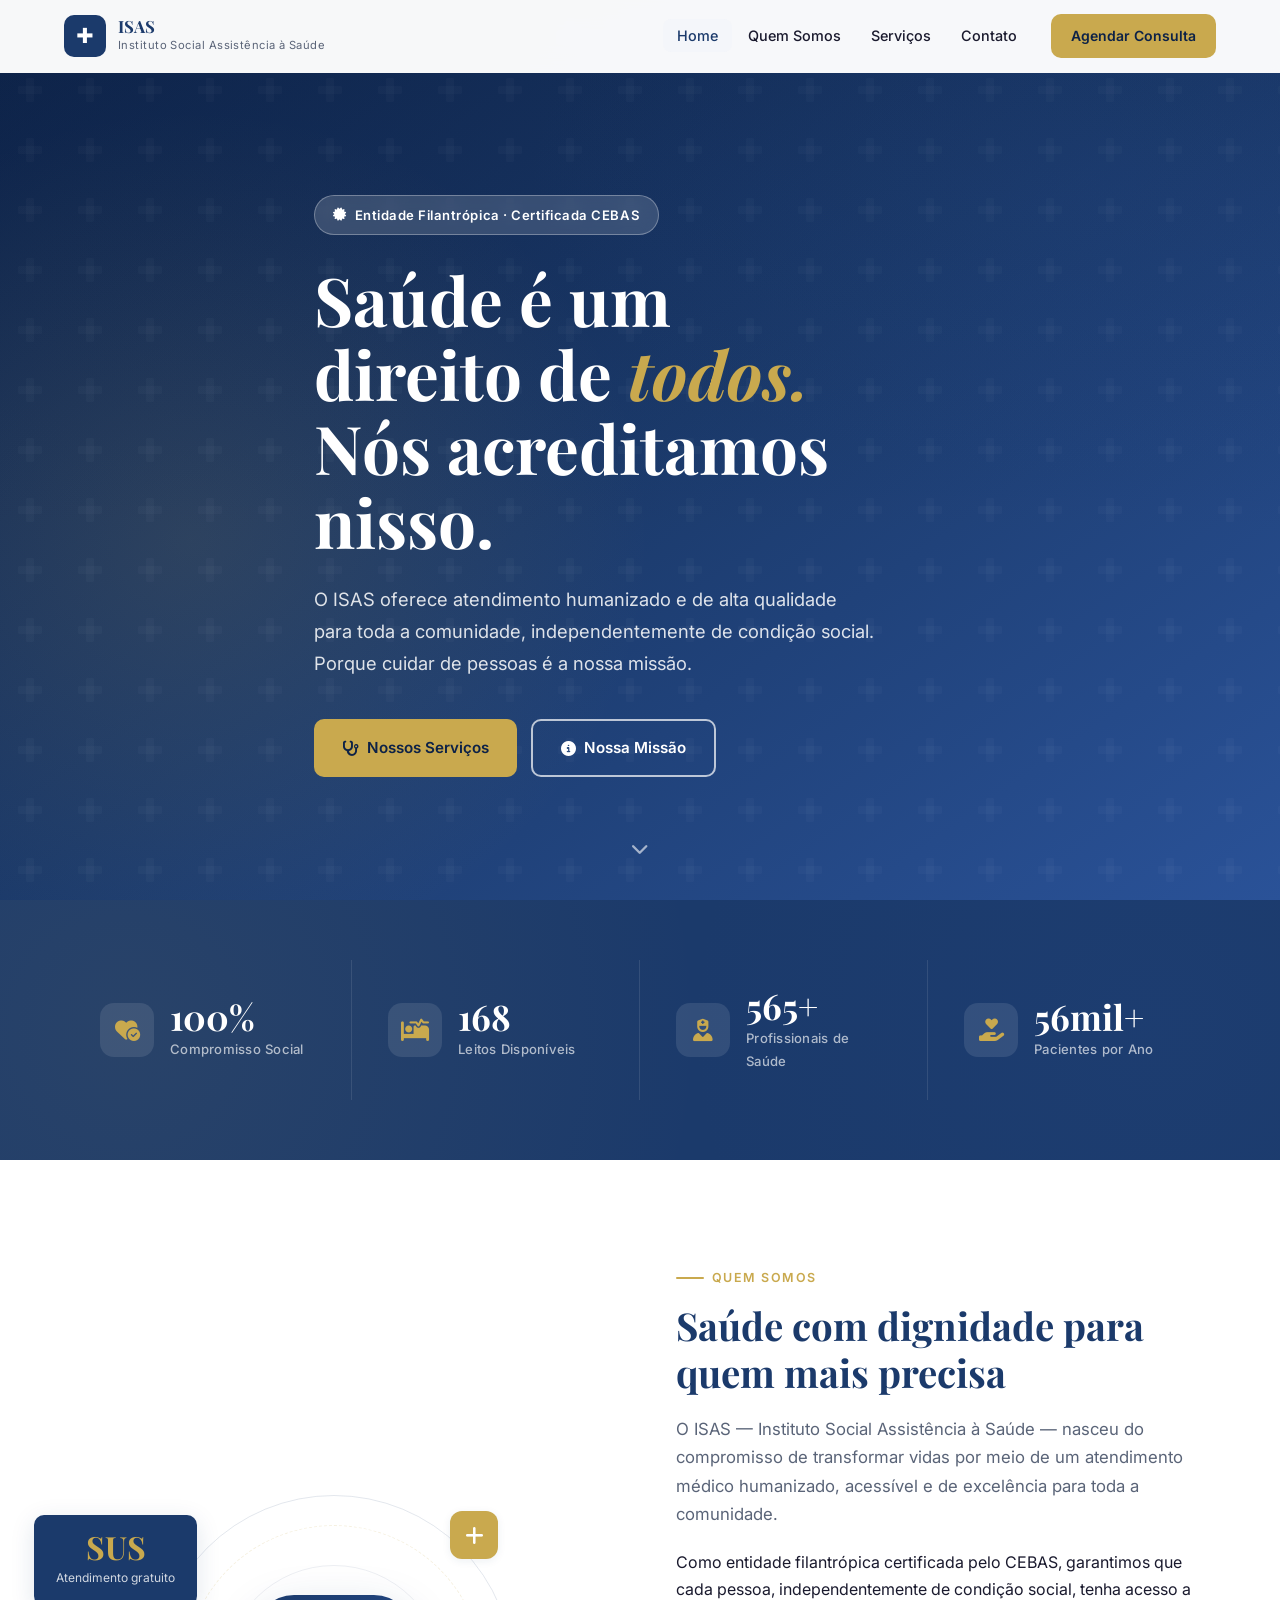
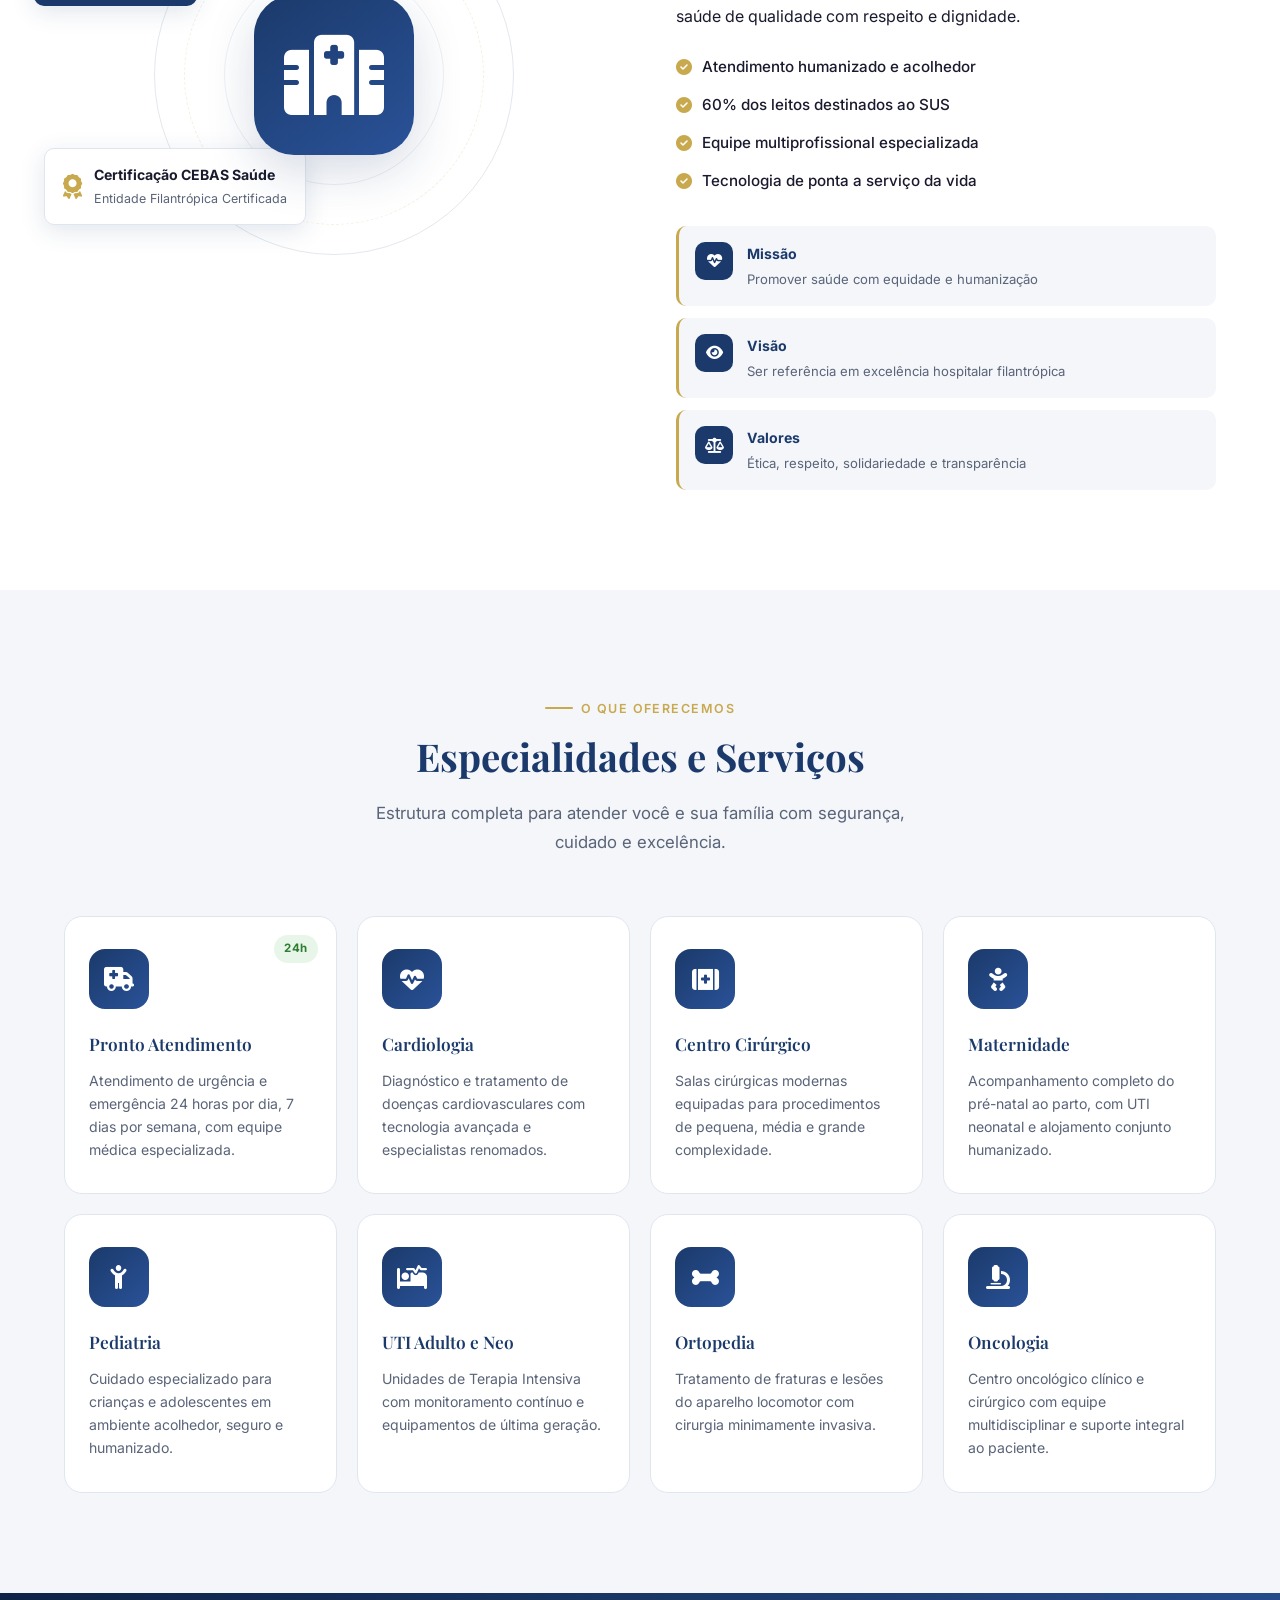
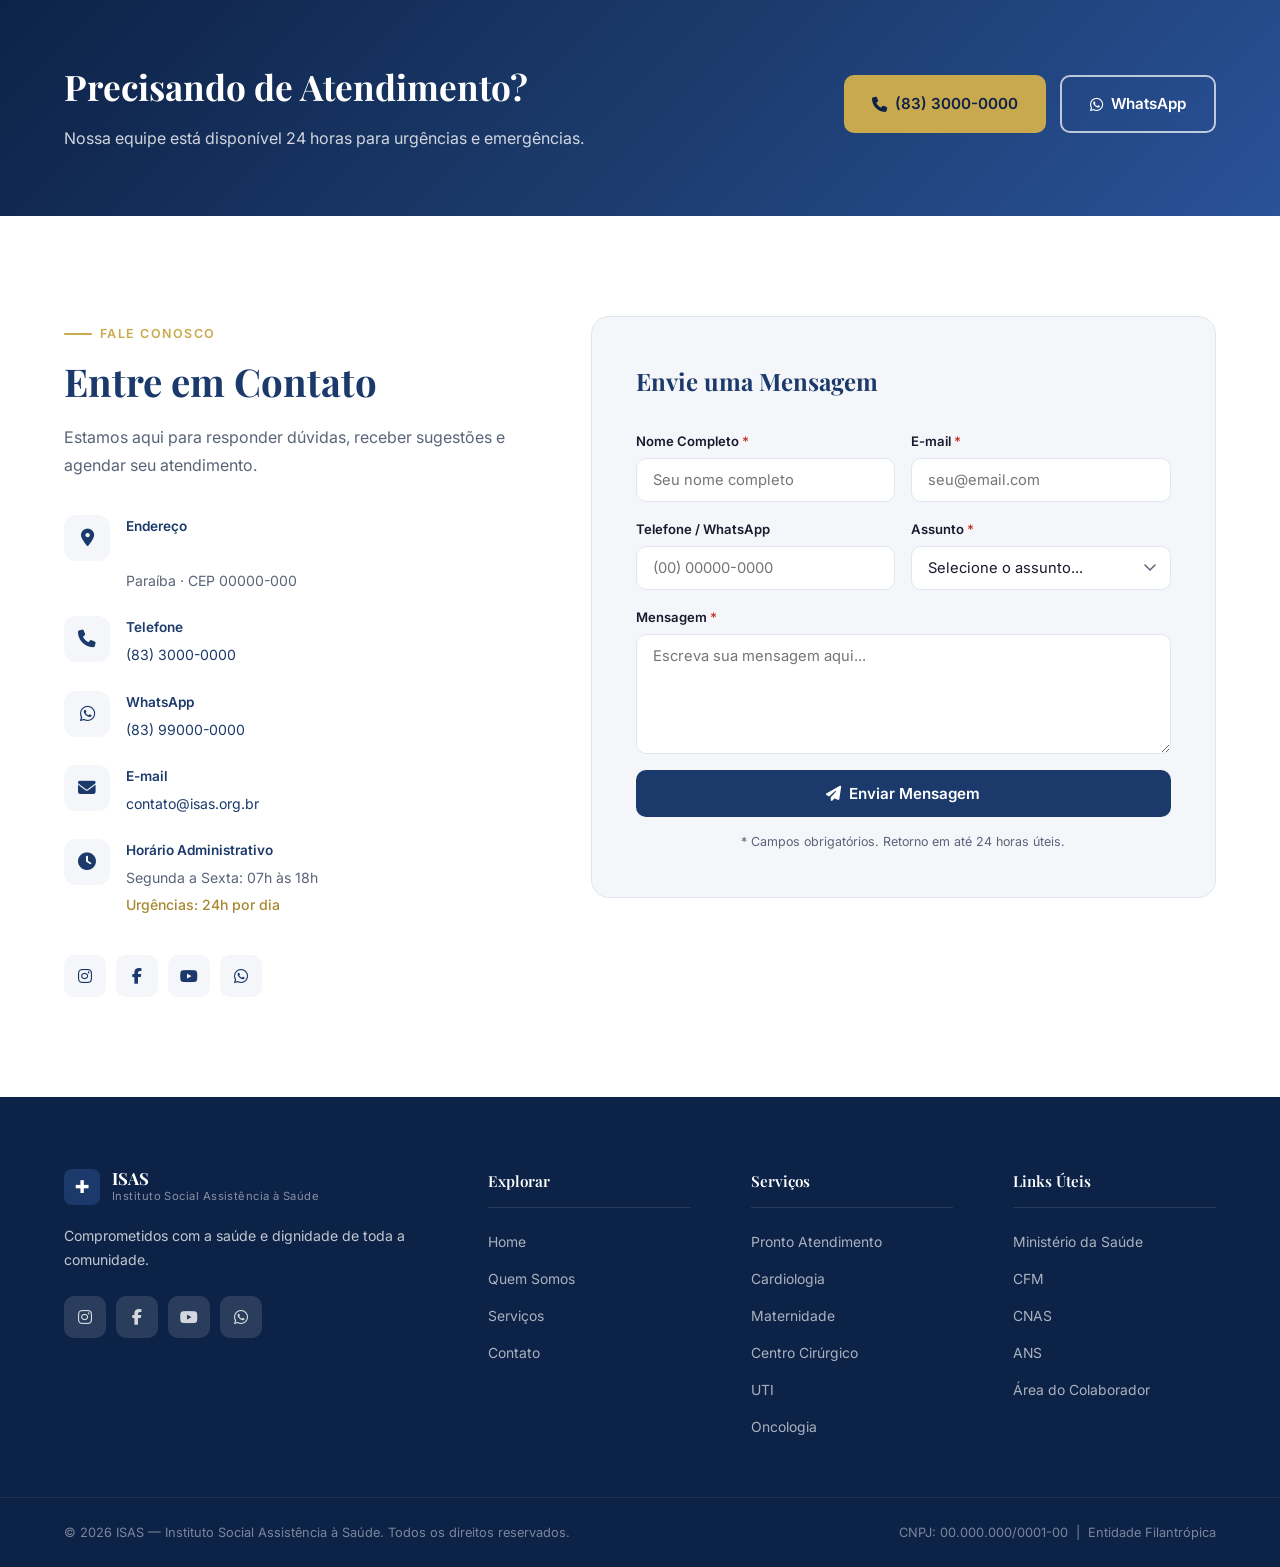
<file: index.html>
<!DOCTYPE html>
<html lang="pt-BR">
<head>
  <meta charset="UTF-8">
  <meta name="viewport" content="width=device-width, initial-scale=1.0">

  <!-- SEO primário -->
  <title>ISAS — Instituto Social Assistência à Saúde</title>
  <meta name="description" content="ISAS — Instituto Social Assistência à Saúde. Atendimento humanizado e de qualidade para toda a comunidade, independentemente de condição social.">
  <meta name="keywords" content="ISAS, Instituto Social Assistência à Saúde, hospital filantrópico, saúde, SUS, Paraíba">
  <meta name="author" content="ISAS — Instituto Social Assistência à Saúde">
  <meta name="robots" content="index, follow">
  <link rel="canonical" href="https://pauluscorporation.github.io/isas-site/">

  <!-- Open Graph — preview ao compartilhar no WhatsApp, Facebook, etc. -->
  <meta property="og:type"        content="website">
  <meta property="og:url"         content="https://pauluscorporation.github.io/isas-site/">
  <meta property="og:title"       content="ISAS — Instituto Social Assistência à Saúde">
  <meta property="og:description" content="Atendimento humanizado e de qualidade para toda a comunidade, independentemente de condição social.">
  <meta property="og:locale"      content="pt_BR">
  <meta property="og:site_name"   content="ISAS">

  <!-- Twitter / X Card -->
  <meta name="twitter:card"        content="summary">
  <meta name="twitter:title"       content="ISAS — Instituto Social Assistência à Saúde">
  <meta name="twitter:description" content="Atendimento humanizado e de qualidade para toda a comunidade.">

  <!-- Favicon -->
  <link rel="icon" type="image/svg+xml" href="favicon.svg">
  <link rel="apple-touch-icon"          href="favicon.svg">

  <!-- PWA — instalar como app no celular -->
  <link rel="manifest" href="manifest.json">
  <meta name="theme-color" content="#1B3A6B">
  <meta name="mobile-web-app-capable" content="yes">
  <meta name="apple-mobile-web-app-capable" content="yes">
  <meta name="apple-mobile-web-app-title" content="ISAS">

  <!-- Schema.org — Google identifica como hospital/organização de saúde -->
  <script type="application/ld+json">
  {
    "@context": "https://schema.org",
    "@type": "MedicalOrganization",
    "name": "ISAS — Instituto Social Assistência à Saúde",
    "alternateName": "ISAS",
    "description": "Instituto Social Assistência à Saúde — entidade filantrópica comprometida com o atendimento humanizado e de qualidade para toda a comunidade.",
    "url": "https://pauluscorporation.github.io/isas-site/",
    "logo": "https://pauluscorporation.github.io/isas-site/favicon.svg",
    "telephone": "+55-83-3000-0000",
    "email": "contato@isas.org.br",
    "address": {
      "@type": "PostalAddress",
      "addressRegion": "PB",
      "addressCountry": "BR"
    },
    "openingHoursSpecification": [
      {
        "@type": "OpeningHoursSpecification",
        "dayOfWeek": ["Monday","Tuesday","Wednesday","Thursday","Friday"],
        "opens": "07:00",
        "closes": "18:00"
      }
    ],
    "medicalSpecialty": [
      "Cardiology",
      "Pediatrics",
      "Orthopedic",
      "Oncology"
    ],
    "availableService": {
      "@type": "MedicalTherapy",
      "name": "Pronto Atendimento 24h"
    }
  }
  </script>

  <!-- Fontes -->
  <link rel="preconnect" href="https://fonts.googleapis.com">
  <link rel="preconnect" href="https://fonts.gstatic.com" crossorigin>
  <link href="https://fonts.googleapis.com/css2?family=Playfair+Display:ital,wght@0,400;0,600;0,700;1,400&family=Inter:wght@300;400;500;600&display=swap" rel="stylesheet">
  <link rel="stylesheet" href="https://cdnjs.cloudflare.com/ajax/libs/font-awesome/6.5.0/css/all.min.css">
  <link rel="stylesheet" href="css/style.css">
</head>
<body>

  <!-- Skip link para navegação por teclado -->
  <a class="skip-link" href="#conteudo-principal">Pular para o conteúdo principal</a>

  <!-- ════════════════ NAVBAR ════════════════ -->
  <header class="nav" id="nav">
    <div class="container nav__inner">
      <a href="#home" class="nav__logo">
        <div class="logo-cross">✚</div>
        <div class="logo-text">
          <span class="logo-name">ISAS</span>
          <span class="logo-sub">Instituto Social Assistência à Saúde</span>
        </div>
      </a>

      <button class="nav__toggle" id="navToggle" aria-label="Abrir menu" aria-expanded="false" aria-controls="navMenu">
        <span></span><span></span><span></span>
      </button>

      <nav class="nav__menu" id="navMenu" aria-label="Menu principal">
        <ul class="nav__links">
          <li><a href="#home"     class="nav__link">Home</a></li>
          <li><a href="#sobre"    class="nav__link">Quem Somos</a></li>
          <li><a href="#servicos" class="nav__link">Serviços</a></li>
          <li><a href="#contato"  class="nav__link">Contato</a></li>
        </ul>
        <a href="#contato" class="btn btn--gold btn--sm nav__cta">Agendar Consulta</a>
      </nav>
    </div>
  </header>

  <main id="conteudo-principal">

  <!-- ════════════════ HERO ════════════════ -->
  <section class="hero" id="home">
    <div class="hero__bg"></div>
    <div class="hero__overlay"></div>
    <div class="container hero__content">
      <span class="badge badge--light">
        <i class="fa-solid fa-certificate" aria-hidden="true"></i>
        Entidade Filantrópica · Certificada CEBAS
      </span>
      <h1 class="hero__title">
        Saúde é um<br>direito de <em>todos.</em><br>Nós acreditamos nisso.
      </h1>
      <p class="hero__sub">
        O ISAS oferece atendimento humanizado e de alta qualidade para toda a comunidade,
        independentemente de condição social. Porque cuidar de pessoas é a nossa missão.
      </p>
      <div class="hero__cta">
        <a href="#servicos" class="btn btn--gold">
          <i class="fa-solid fa-stethoscope" aria-hidden="true"></i> Nossos Serviços
        </a>
        <a href="#sobre" class="btn btn--outline-white">
          <i class="fa-solid fa-circle-info" aria-hidden="true"></i> Nossa Missão
        </a>
      </div>
    </div>
    <a href="#stats" class="hero__scroll" aria-label="Rolar para baixo">
      <i class="fa-solid fa-chevron-down" aria-hidden="true"></i>
    </a>
  </section>

  <!-- ════════════════ ESTATÍSTICAS ════════════════ -->
  <section class="stats" id="stats">
    <div class="container stats__grid">
      <div class="stat" data-aos>
        <div class="stat__icon"><i class="fa-solid fa-heart-circle-check"></i></div>
        <div class="stat__body">
          <p class="stat__num">100%</p>
          <p class="stat__label">Compromisso Social</p>
        </div>
      </div>
      <div class="stat" data-aos>
        <div class="stat__icon"><i class="fa-solid fa-bed-pulse"></i></div>
        <div class="stat__body">
          <p class="stat__num"><span class="counter" data-target="350">0</span></p>
          <p class="stat__label">Leitos Disponíveis</p>
        </div>
      </div>
      <div class="stat" data-aos>
        <div class="stat__icon"><i class="fa-solid fa-user-nurse"></i></div>
        <div class="stat__body">
          <p class="stat__num"><span class="counter" data-target="1200">0</span>+</p>
          <p class="stat__label">Profissionais de Saúde</p>
        </div>
      </div>
      <div class="stat" data-aos>
        <div class="stat__icon"><i class="fa-solid fa-hand-holding-heart"></i></div>
        <div class="stat__body">
          <p class="stat__num"><span class="counter" data-target="120">0</span>mil+</p>
          <p class="stat__label">Pacientes por Ano</p>
        </div>
      </div>
    </div>
  </section>

  <!-- ════════════════ QUEM SOMOS ════════════════ -->
  <section class="sobre" id="sobre">
    <div class="container sobre__inner">

      <div class="sobre__visual">
        <div class="hospital-art">
          <div class="hospital-art__cross"><i class="fa-solid fa-plus"></i></div>
          <div class="hospital-art__ring ring-1"></div>
          <div class="hospital-art__ring ring-2"></div>
          <div class="hospital-art__ring ring-3"></div>
          <div class="hospital-art__icon"><i class="fa-solid fa-hospital"></i></div>
        </div>
        <div class="sobre__cert">
          <i class="fa-solid fa-award"></i>
          <div>
            <strong>Certificação CEBAS Saúde</strong>
            <span>Entidade Filantrópica Certificada</span>
          </div>
        </div>
        <div class="sobre__anos">
          <strong>SUS</strong>
          <span>Atendimento gratuito</span>
        </div>
      </div>

      <div class="sobre__content">
        <span class="section-tag">Quem Somos</span>
        <h2 class="section-title">Saúde com dignidade para quem mais precisa</h2>
        <p class="sobre__lead">
          O ISAS — Instituto Social Assistência à Saúde — nasceu do compromisso de transformar
          vidas por meio de um atendimento médico humanizado, acessível e de excelência para
          toda a comunidade.
        </p>
        <p>
          Como entidade filantrópica certificada pelo CEBAS, garantimos que cada pessoa,
          independentemente de condição social, tenha acesso a saúde de qualidade com
          respeito e dignidade.
        </p>

        <ul class="check-list">
          <li><i class="fa-solid fa-circle-check" aria-hidden="true"></i> Atendimento humanizado e acolhedor</li>
          <li><i class="fa-solid fa-circle-check" aria-hidden="true"></i> 60% dos leitos destinados ao SUS</li>
          <li><i class="fa-solid fa-circle-check" aria-hidden="true"></i> Equipe multiprofissional especializada</li>
          <li><i class="fa-solid fa-circle-check" aria-hidden="true"></i> Tecnologia de ponta a serviço da vida</li>
        </ul>

        <div class="pilares">
          <div class="pilar">
            <div class="pilar__icon"><i class="fa-solid fa-heart-pulse"></i></div>
            <div>
              <strong>Missão</strong>
              <p>Promover saúde com equidade e humanização</p>
            </div>
          </div>
          <div class="pilar">
            <div class="pilar__icon"><i class="fa-solid fa-eye"></i></div>
            <div>
              <strong>Visão</strong>
              <p>Ser referência em excelência hospitalar filantrópica</p>
            </div>
          </div>
          <div class="pilar">
            <div class="pilar__icon"><i class="fa-solid fa-scale-balanced"></i></div>
            <div>
              <strong>Valores</strong>
              <p>Ética, respeito, solidariedade e transparência</p>
            </div>
          </div>
        </div>
      </div>

    </div>
  </section>

  <!-- ════════════════ SERVIÇOS ════════════════ -->
  <section class="servicos" id="servicos">
    <div class="container">
      <div class="section-header">
        <span class="section-tag">O Que Oferecemos</span>
        <h2 class="section-title">Especialidades e Serviços</h2>
        <p class="section-desc">
          Estrutura completa para atender você e sua família com segurança, cuidado e excelência.
        </p>
      </div>

      <div class="servicos__grid">
        <div class="servico-card">
          <div class="servico-card__icon">
            <i class="fa-solid fa-truck-medical"></i>
          </div>
          <h3>Pronto Atendimento</h3>
          <p>Atendimento de urgência e emergência 24 horas por dia, 7 dias por semana, com equipe médica especializada.</p>
          <span class="servico-card__tag">24h</span>
        </div>
        <div class="servico-card">
          <div class="servico-card__icon">
            <i class="fa-solid fa-heart-pulse"></i>
          </div>
          <h3>Cardiologia</h3>
          <p>Diagnóstico e tratamento de doenças cardiovasculares com tecnologia avançada e especialistas renomados.</p>
        </div>
        <div class="servico-card">
          <div class="servico-card__icon">
            <i class="fa-solid fa-kit-medical"></i>
          </div>
          <h3>Centro Cirúrgico</h3>
          <p>Salas cirúrgicas modernas equipadas para procedimentos de pequena, média e grande complexidade.</p>
        </div>
        <div class="servico-card">
          <div class="servico-card__icon">
            <i class="fa-solid fa-baby"></i>
          </div>
          <h3>Maternidade</h3>
          <p>Acompanhamento completo do pré-natal ao parto, com UTI neonatal e alojamento conjunto humanizado.</p>
        </div>
        <div class="servico-card">
          <div class="servico-card__icon">
            <i class="fa-solid fa-child-reaching"></i>
          </div>
          <h3>Pediatria</h3>
          <p>Cuidado especializado para crianças e adolescentes em ambiente acolhedor, seguro e humanizado.</p>
        </div>
        <div class="servico-card">
          <div class="servico-card__icon">
            <i class="fa-solid fa-bed-pulse"></i>
          </div>
          <h3>UTI Adulto e Neo</h3>
          <p>Unidades de Terapia Intensiva com monitoramento contínuo e equipamentos de última geração.</p>
        </div>
        <div class="servico-card">
          <div class="servico-card__icon">
            <i class="fa-solid fa-bone"></i>
          </div>
          <h3>Ortopedia</h3>
          <p>Tratamento de fraturas e lesões do aparelho locomotor com cirurgia minimamente invasiva.</p>
        </div>
        <div class="servico-card">
          <div class="servico-card__icon">
            <i class="fa-solid fa-microscope"></i>
          </div>
          <h3>Oncologia</h3>
          <p>Centro oncológico clínico e cirúrgico com equipe multidisciplinar e suporte integral ao paciente.</p>
        </div>
      </div>
    </div>
  </section>

  <!-- ════════════════ FAIXA CTA ════════════════ -->
  <section class="cta-band">
    <div class="container cta-band__inner">
      <div class="cta-band__text">
        <h2>Precisando de Atendimento?</h2>
        <p>Nossa equipe está disponível 24 horas para urgências e emergências.</p>
      </div>
      <div class="cta-band__btns">
        <a href="tel:+558330000000" class="btn btn--gold">
          <i class="fa-solid fa-phone" aria-hidden="true"></i> (83) 3000-0000
        </a>
        <a href="https://wa.me/5583900000000" class="btn btn--outline-white" target="_blank" rel="noopener noreferrer">
          <i class="fa-brands fa-whatsapp" aria-hidden="true"></i> WhatsApp
        </a>
      </div>
    </div>
  </section>

  <!-- ════════════════ CONTATO ════════════════ -->
  <section class="contato" id="contato">
    <div class="container contato__inner">

      <div class="contato__info">
        <span class="section-tag">Fale Conosco</span>
        <h2 class="section-title">Entre em Contato</h2>
        <p>Estamos aqui para responder dúvidas, receber sugestões e agendar seu atendimento.</p>

        <ul class="contato__list">
          <li>
            <div class="contato__icon-wrap"><i class="fa-solid fa-location-dot"></i></div>
            <div>
              <strong>Endereço</strong>
              <span><!-- Endereço a confirmar --><br>Paraíba · CEP 00000-000</span>
            </div>
          </li>
          <li>
            <div class="contato__icon-wrap"><i class="fa-solid fa-phone"></i></div>
            <div>
              <strong>Telefone</strong>
              <span><a href="tel:+558330000000">(83) 3000-0000</a></span>
            </div>
          </li>
          <li>
            <div class="contato__icon-wrap"><i class="fa-brands fa-whatsapp"></i></div>
            <div>
              <strong>WhatsApp</strong>
              <span><a href="https://wa.me/5583900000000" target="_blank" rel="noopener">(83) 99000-0000</a></span>
            </div>
          </li>
          <li>
            <div class="contato__icon-wrap"><i class="fa-solid fa-envelope"></i></div>
            <div>
              <strong>E-mail</strong>
              <span><a href="mailto:contato@isas.org.br">contato@isas.org.br</a></span>
            </div>
          </li>
          <li>
            <div class="contato__icon-wrap"><i class="fa-solid fa-clock"></i></div>
            <div>
              <strong>Horário Administrativo</strong>
              <span>Segunda a Sexta: 07h às 18h<br><em>Urgências: 24h por dia</em></span>
            </div>
          </li>
        </ul>

        <div class="social-bar">
          <a href="#" class="social-btn" aria-label="Instagram"><i class="fa-brands fa-instagram"></i></a>
          <a href="#" class="social-btn" aria-label="Facebook"><i class="fa-brands fa-facebook-f"></i></a>
          <a href="#" class="social-btn" aria-label="YouTube"><i class="fa-brands fa-youtube"></i></a>
          <a href="https://wa.me/5583900000000" class="social-btn" aria-label="WhatsApp" target="_blank" rel="noopener"><i class="fa-brands fa-whatsapp"></i></a>
        </div>
      </div>

      <div class="contato__form-wrap">
        <form class="contato__form" id="contactForm" novalidate>
          <h3>Envie uma Mensagem</h3>
          <div class="form-row">
            <div class="form-group">
              <label for="nome">Nome Completo <span aria-hidden="true">*</span></label>
              <input type="text" id="nome" name="nome" placeholder="Seu nome completo" required autocomplete="name">
            </div>
            <div class="form-group">
              <label for="email">E-mail <span aria-hidden="true">*</span></label>
              <input type="email" id="email" name="email" placeholder="seu@email.com" required autocomplete="email">
            </div>
          </div>
          <div class="form-row">
            <div class="form-group">
              <label for="telefone">Telefone / WhatsApp</label>
              <input type="tel" id="telefone" name="telefone" placeholder="(00) 00000-0000" autocomplete="tel">
            </div>
            <div class="form-group">
              <label for="assunto">Assunto <span aria-hidden="true">*</span></label>
              <select id="assunto" name="assunto" required>
                <option value="">Selecione o assunto...</option>
                <option>Agendamento de Consulta</option>
                <option>Informações sobre Serviços</option>
                <option>Trabalhe Conosco</option>
                <option>Elogio</option>
                <option>Reclamação / Sugestão</option>
                <option>Doações</option>
                <option>Outro</option>
              </select>
            </div>
          </div>
          <div class="form-group">
            <label for="mensagem">Mensagem <span aria-hidden="true">*</span></label>
            <textarea id="mensagem" name="mensagem" rows="5" placeholder="Escreva sua mensagem aqui..." required></textarea>
          </div>
          <button type="submit" class="btn btn--primary btn--full">
            <i class="fa-solid fa-paper-plane" aria-hidden="true"></i> Enviar Mensagem
          </button>
          <p class="form-note"><span aria-hidden="true">*</span> Campos obrigatórios. Retorno em até 24 horas úteis.</p>
        </form>

        <div class="form-success" id="formSuccess" hidden role="status" aria-live="polite" aria-atomic="true">
          <div class="form-success__icon"><i class="fa-solid fa-circle-check" aria-hidden="true"></i></div>
          <h3>Mensagem Enviada com Sucesso!</h3>
          <p>Obrigado pelo contato. Nossa equipe retornará em breve pelo canal informado.</p>
          <button class="btn btn--outline-primary" id="formReset">Enviar outra mensagem</button>
        </div>
      </div>

    </div>
  </section>

  </main><!-- /conteudo-principal -->

  <!-- ════════════════ FOOTER ════════════════ -->
  <footer class="footer">
    <div class="container footer__inner">
      <div class="footer__brand">
        <div class="nav__logo">
          <div class="logo-cross logo-cross--sm">✚</div>
          <div class="logo-text">
            <span class="logo-name">ISAS</span>
            <span class="logo-sub">Instituto Social Assistência à Saúde</span>
          </div>
        </div>
        <p>Comprometidos com a saúde e dignidade de toda a comunidade.</p>
        <div class="social-bar social-bar--sm">
          <a href="#" class="social-btn" aria-label="Instagram"><i class="fa-brands fa-instagram"></i></a>
          <a href="#" class="social-btn" aria-label="Facebook"><i class="fa-brands fa-facebook-f"></i></a>
          <a href="#" class="social-btn" aria-label="YouTube"><i class="fa-brands fa-youtube"></i></a>
          <a href="https://wa.me/5583900000000" class="social-btn" aria-label="WhatsApp" target="_blank" rel="noopener"><i class="fa-brands fa-whatsapp"></i></a>
        </div>
      </div>

      <div class="footer__col">
        <h4>Explorar</h4>
        <ul>
          <li><a href="#home">Home</a></li>
          <li><a href="#sobre">Quem Somos</a></li>
          <li><a href="#servicos">Serviços</a></li>
          <li><a href="#contato">Contato</a></li>
        </ul>
      </div>

      <div class="footer__col">
        <h4>Serviços</h4>
        <ul>
          <li><a href="#servicos">Pronto Atendimento</a></li>
          <li><a href="#servicos">Cardiologia</a></li>
          <li><a href="#servicos">Maternidade</a></li>
          <li><a href="#servicos">Centro Cirúrgico</a></li>
          <li><a href="#servicos">UTI</a></li>
          <li><a href="#servicos">Oncologia</a></li>
        </ul>
      </div>

      <div class="footer__col">
        <h4>Links Úteis</h4>
        <ul>
          <li><a href="https://www.gov.br/saude" target="_blank" rel="noopener">Ministério da Saúde</a></li>
          <li><a href="https://www.cfm.org.br" target="_blank" rel="noopener">CFM</a></li>
          <li><a href="https://www.cnas.mds.gov.br" target="_blank" rel="noopener">CNAS</a></li>
          <li><a href="https://www.ans.gov.br" target="_blank" rel="noopener">ANS</a></li>
          <li><a href="#">Área do Colaborador</a></li>
        </ul>
      </div>
    </div>

    <div class="footer__bottom">
      <div class="container footer__bottom-inner">
        <p>&copy; <span id="anoAtual"></span> ISAS — Instituto Social Assistência à Saúde. Todos os direitos reservados.</p>
        <p>CNPJ: 00.000.000/0001-00 &nbsp;|&nbsp; Entidade Filantrópica</p>
      </div>
    </div>
  </footer>

  <script src="js/main.js"></script>
</body>
</html>
</file>
<file: css/style.css>
/* ═══════════════════════════════════════════════
   ISAS — Instituto Social Assistência à Saúde
   Stylesheet principal
   ═══════════════════════════════════════════════ */

/* ─── VARIÁVEIS ─── */
:root {
  --primary:     #1B3A6B;
  --primary-dk:  #0D2247;
  --primary-lt:  #2a5298;
  --gold:        #C9A94E;
  --gold-dk:     #a88830;
  --white:       #FFFFFF;
  --text:        #1A1A2E;
  --text-muted:  #5a6478;
  --bg-light:    #F4F6FA;
  --border:      #E0E6F0;
  --radius:      10px;
  --radius-lg:   18px;
  --shadow-sm:   0 2px 8px rgba(27,58,107,.08);
  --shadow-md:   0 6px 24px rgba(27,58,107,.13);
  --shadow-lg:   0 16px 48px rgba(27,58,107,.18);
  --transition:  .3s cubic-bezier(.4,0,.2,1);
  --font-head:   'Playfair Display', Georgia, serif;
  --font-body:   'Inter', system-ui, sans-serif;
}

/* ─── RESET ─── */
*, *::before, *::after { box-sizing: border-box; margin: 0; padding: 0; }
html { scroll-behavior: smooth; font-size: 16px; }
body {
  font-family: var(--font-body);
  color: var(--text);
  background: var(--white);
  line-height: 1.7;
  -webkit-font-smoothing: antialiased;
}
img, svg { display: block; max-width: 100%; }
a { color: inherit; text-decoration: none; }
ul { list-style: none; }
button { cursor: pointer; font-family: inherit; border: none; background: none; }
input, select, textarea { font-family: inherit; }

/* ─── ACESSIBILIDADE ─── */
/* Skip link — visível apenas ao receber foco por teclado */
.skip-link {
  position: fixed;
  top: -100%;
  left: 16px;
  z-index: 9999;
  padding: 12px 22px;
  background: var(--primary);
  color: var(--white);
  font-weight: 600;
  font-size: .95rem;
  border-radius: 0 0 var(--radius) var(--radius);
  text-decoration: underline;
  transition: top .15s ease;
}
.skip-link:focus { top: 0; outline: 3px solid var(--gold); outline-offset: 2px; }

/* Foco visível por teclado — não atrapalha mouse */
:focus { outline: none; }
:focus-visible {
  outline: 3px solid var(--gold);
  outline-offset: 3px;
  border-radius: 4px;
}
/* Campos de formulário já têm box-shadow de foco */
input:focus-visible, select:focus-visible, textarea:focus-visible {
  outline: none;
  border-color: var(--primary);
  box-shadow: 0 0 0 3px rgba(27,58,107,.18);
}

/* Movimento reduzido — respeita preferência do sistema */
@media (prefers-reduced-motion: reduce) {
  *, *::before, *::after {
    animation-duration: .01ms !important;
    animation-iteration-count: 1 !important;
    transition-duration: .01ms !important;
  }
  html { scroll-behavior: auto; }
}

/* Alto contraste (Windows/macOS forced-colors) */
@media (forced-colors: active) {
  .btn, .social-btn, .nav__link, .servico-card {
    border: 1px solid ButtonText;
    forced-color-adjust: none;
  }
  .logo-cross, .stat__icon, .pilar__icon, .servico-card__icon { forced-color-adjust: none; }
}

/* ─── CONTAINER ─── */
.container {
  width: 100%;
  max-width: 1200px;
  margin-inline: auto;
  padding-inline: 24px;
}

/* ─── TIPOGRAFIA BASE ─── */
.section-tag {
  display: inline-flex;
  align-items: center;
  gap: 8px;
  font-size: .78rem;
  font-weight: 600;
  letter-spacing: .12em;
  text-transform: uppercase;
  color: var(--gold);
  margin-bottom: 14px;
}
.section-tag::before {
  content: '';
  display: inline-block;
  width: 28px; height: 2px;
  background: var(--gold);
  border-radius: 2px;
}
.section-title {
  font-family: var(--font-head);
  font-size: clamp(1.75rem, 3vw, 2.6rem);
  font-weight: 700;
  line-height: 1.2;
  color: var(--primary);
  margin-bottom: 20px;
}
.section-desc {
  font-size: 1.05rem;
  color: var(--text-muted);
  max-width: 560px;
  margin-inline: auto;
}
.section-header {
  text-align: center;
  margin-bottom: 60px;
}

/* ─── BOTÕES ─── */
.btn {
  display: inline-flex;
  align-items: center;
  gap: 8px;
  padding: 14px 28px;
  border-radius: var(--radius);
  font-size: .95rem;
  font-weight: 600;
  transition: var(--transition);
  white-space: nowrap;
}
.btn--gold {
  background: var(--gold);
  color: var(--primary-dk);
}
.btn--gold:hover {
  background: var(--gold-dk);
  transform: translateY(-2px);
  box-shadow: 0 8px 24px rgba(201,169,78,.35);
}
.btn--primary {
  background: var(--primary);
  color: var(--white);
}
.btn--primary:hover {
  background: var(--primary-dk);
  transform: translateY(-2px);
  box-shadow: 0 8px 24px rgba(27,58,107,.3);
}
.btn--outline-white {
  border: 2px solid rgba(255,255,255,.7);
  color: var(--white);
  background: transparent;
}
.btn--outline-white:hover {
  background: rgba(255,255,255,.12);
  border-color: var(--white);
  transform: translateY(-2px);
}
.btn--outline-primary {
  border: 2px solid var(--primary);
  color: var(--primary);
  background: transparent;
}
.btn--outline-primary:hover { background: var(--primary); color: var(--white); }
.btn--sm { padding: 10px 20px; font-size: .875rem; }
.btn--full { width: 100%; justify-content: center; }

/* ─── BADGE ─── */
.badge {
  display: inline-flex;
  align-items: center;
  gap: 8px;
  padding: 8px 18px;
  border-radius: 50px;
  font-size: .82rem;
  font-weight: 600;
  letter-spacing: .04em;
}
.badge--light {
  background: rgba(255,255,255,.15);
  color: var(--white);
  border: 1px solid rgba(255,255,255,.3);
  backdrop-filter: blur(8px);
}

/* ════════════════════════════════════
   NAVBAR
════════════════════════════════════ */
.nav {
  position: fixed;
  top: 0; left: 0; right: 0;
  z-index: 1000;
  background: rgba(255,255,255,.97);
  backdrop-filter: blur(12px);
  -webkit-backdrop-filter: blur(12px);
  border-bottom: 1px solid transparent;
  transition: var(--transition);
}
.nav.scrolled {
  border-bottom-color: var(--border);
  box-shadow: var(--shadow-md);
}
.nav__inner {
  display: flex;
  align-items: center;
  justify-content: space-between;
  height: 72px;
  gap: 32px;
}
.nav__logo {
  display: flex;
  align-items: center;
  gap: 12px;
  flex-shrink: 0;
}
.logo-cross {
  width: 42px; height: 42px;
  background: var(--primary);
  color: var(--white);
  border-radius: 10px;
  display: flex;
  align-items: center;
  justify-content: center;
  font-size: 1.3rem;
  font-weight: 700;
  flex-shrink: 0;
}
.logo-cross--sm { width: 36px; height: 36px; font-size: 1.1rem; border-radius: 8px; }
.logo-name {
  display: block;
  font-family: var(--font-head);
  font-size: 1.05rem;
  font-weight: 700;
  color: var(--primary);
  line-height: 1.1;
}
.logo-sub {
  display: block;
  font-size: .7rem;
  color: var(--text-muted);
  letter-spacing: .04em;
}
.nav__menu {
  display: flex;
  align-items: center;
  gap: 4px;
  margin-left: auto;
}
.nav__links {
  display: flex;
  align-items: center;
  gap: 2px;
  margin-right: 16px;
}
.nav__link {
  padding: 8px 14px;
  border-radius: 8px;
  font-size: .9rem;
  font-weight: 500;
  color: var(--text);
  transition: var(--transition);
}
.nav__link:hover, .nav__link.active {
  color: var(--primary);
  background: var(--bg-light);
}
.nav__toggle {
  display: none;
  flex-direction: column;
  gap: 5px;
  width: 36px; height: 36px;
  padding: 6px;
  border-radius: 8px;
  transition: var(--transition);
}
.nav__toggle span {
  display: block;
  height: 2px;
  background: var(--primary);
  border-radius: 2px;
  transition: var(--transition);
  transform-origin: center;
}
.nav__toggle.open span:nth-child(1) { transform: translateY(7px) rotate(45deg); }
.nav__toggle.open span:nth-child(2) { opacity: 0; transform: scaleX(0); }
.nav__toggle.open span:nth-child(3) { transform: translateY(-7px) rotate(-45deg); }

/* ════════════════════════════════════
   HERO
════════════════════════════════════ */
.hero {
  position: relative;
  min-height: 100vh;
  display: flex;
  align-items: center;
  padding-top: 72px;
  overflow: hidden;
}
.hero__bg {
  position: absolute;
  inset: 0;
  background:
    radial-gradient(ellipse 60% 80% at 15% 60%, rgba(201,169,78,.12) 0%, transparent 60%),
    radial-gradient(ellipse 80% 60% at 85% 20%, rgba(42,82,152,.15) 0%, transparent 55%),
    linear-gradient(145deg, var(--primary-dk) 0%, var(--primary) 50%, var(--primary-lt) 100%);
}
.hero__bg::after {
  content: '';
  position: absolute;
  inset: 0;
  background-image:
    url("data:image/svg+xml,%3Csvg width='60' height='60' viewBox='0 0 60 60' xmlns='http://www.w3.org/2000/svg'%3E%3Cg fill='none'%3E%3Crect x='26' y='18' width='8' height='24' rx='2' fill='rgba(255,255,255,0.025)'/%3E%3Crect x='18' y='26' width='24' height='8' rx='2' fill='rgba(255,255,255,0.025)'/%3E%3C/g%3E%3C/svg%3E");
  background-size: 60px 60px;
}
.hero__overlay {
  position: absolute;
  inset: 0;
  background: linear-gradient(to bottom, rgba(13,34,71,.2) 0%, transparent 60%);
}
.hero__content {
  position: relative;
  z-index: 1;
  padding-block: 80px;
  max-width: 700px;
}
.hero__content .badge { margin-bottom: 28px; }
.hero__title {
  font-family: var(--font-head);
  font-size: clamp(2.4rem, 5.5vw, 4.2rem);
  font-weight: 700;
  line-height: 1.1;
  color: var(--white);
  margin-bottom: 24px;
}
.hero__title em {
  font-style: italic;
  color: var(--gold);
}
.hero__sub {
  font-size: clamp(1rem, 1.5vw, 1.15rem);
  color: rgba(255,255,255,.85);
  max-width: 560px;
  margin-bottom: 40px;
  line-height: 1.75;
}
.hero__cta {
  display: flex;
  flex-wrap: wrap;
  gap: 14px;
}
.hero__scroll {
  position: absolute;
  bottom: 36px;
  left: 50%;
  transform: translateX(-50%);
  z-index: 1;
  color: rgba(255,255,255,.6);
  font-size: 1.1rem;
  animation: bounce 2s ease infinite;
  transition: color var(--transition);
}
.hero__scroll:hover { color: var(--gold); }
@keyframes bounce {
  0%, 100% { transform: translateX(-50%) translateY(0); }
  50%       { transform: translateX(-50%) translateY(8px); }
}

/* ════════════════════════════════════
   ESTATÍSTICAS
════════════════════════════════════ */
.stats {
  background: var(--primary);
  padding: 60px 0;
  position: relative;
}
.stats::before {
  content: '';
  position: absolute;
  inset: 0;
  background-image:
    radial-gradient(circle at 10% 50%, rgba(201,169,78,.08) 0%, transparent 50%),
    radial-gradient(circle at 90% 50%, rgba(42,82,152,.12) 0%, transparent 40%);
}
.stats__grid {
  position: relative;
  display: grid;
  grid-template-columns: repeat(4, 1fr);
  gap: 0;
}
.stat {
  display: flex;
  align-items: center;
  gap: 16px;
  padding: 28px 36px;
  border-right: 1px solid rgba(255,255,255,.1);
  opacity: 0;
  transform: translateY(20px);
  transition: opacity .6s ease, transform .6s ease;
}
.stat:last-child { border-right: none; }
.stat.visible { opacity: 1; transform: none; }
.stat__icon {
  width: 54px; height: 54px;
  background: rgba(255,255,255,.1);
  border-radius: 14px;
  display: flex;
  align-items: center;
  justify-content: center;
  font-size: 1.4rem;
  color: var(--gold);
  flex-shrink: 0;
}
.stat__num {
  font-family: var(--font-head);
  font-size: 2.2rem;
  font-weight: 700;
  color: var(--white);
  line-height: 1;
  margin-bottom: 4px;
}
.stat__label {
  font-size: .82rem;
  color: rgba(255,255,255,.65);
  font-weight: 500;
  letter-spacing: .02em;
}

/* ════════════════════════════════════
   QUEM SOMOS
════════════════════════════════════ */
.sobre {
  padding: 100px 0;
  background: var(--white);
}
.sobre__inner {
  display: grid;
  grid-template-columns: 1fr 1fr;
  gap: 72px;
  align-items: center;
}
.sobre__visual {
  position: relative;
  display: flex;
  align-items: center;
  justify-content: center;
}
.hospital-art {
  width: 360px;
  height: 360px;
  position: relative;
  display: flex;
  align-items: center;
  justify-content: center;
}
.hospital-art__ring {
  position: absolute;
  border-radius: 50%;
  border: 1.5px solid;
}
.ring-1 {
  inset: 0;
  border-color: rgba(27,58,107,.12);
  animation: spin 30s linear infinite;
}
.ring-2 {
  inset: 30px;
  border-color: rgba(201,169,78,.18);
  animation: spin 20s linear infinite reverse;
  border-style: dashed;
}
.ring-3 {
  inset: 70px;
  border-color: rgba(27,58,107,.08);
  animation: spin 40s linear infinite;
}
@keyframes spin { from { transform: rotate(0deg); } to { transform: rotate(360deg); } }
.hospital-art__icon {
  width: 160px; height: 160px;
  background: linear-gradient(145deg, var(--primary), var(--primary-lt));
  border-radius: 40px;
  display: flex;
  align-items: center;
  justify-content: center;
  font-size: 5rem;
  color: var(--white);
  box-shadow: var(--shadow-lg);
  z-index: 2;
}
.hospital-art__cross {
  position: absolute;
  top: 16px; right: 16px;
  width: 48px; height: 48px;
  background: var(--gold);
  border-radius: 12px;
  display: flex;
  align-items: center;
  justify-content: center;
  font-size: 1.3rem;
  color: var(--white);
  font-weight: 700;
  z-index: 3;
  box-shadow: var(--shadow-sm);
}
.sobre__cert {
  position: absolute;
  bottom: 30px; left: -20px;
  display: flex;
  align-items: center;
  gap: 12px;
  background: var(--white);
  border-radius: var(--radius);
  padding: 14px 18px;
  box-shadow: var(--shadow-md);
  border: 1px solid var(--border);
  font-size: .85rem;
}
.sobre__cert > i {
  font-size: 1.6rem;
  color: var(--gold);
  flex-shrink: 0;
}
.sobre__cert strong { display: block; font-size: .88rem; color: var(--text); }
.sobre__cert span { color: var(--text-muted); font-size: .78rem; }
.sobre__anos {
  position: absolute;
  top: 20px; left: -30px;
  background: var(--primary);
  color: var(--white);
  border-radius: var(--radius);
  padding: 16px 22px;
  text-align: center;
  box-shadow: var(--shadow-md);
}
.sobre__anos strong {
  display: block;
  font-family: var(--font-head);
  font-size: 2rem;
  font-weight: 700;
  color: var(--gold);
  line-height: 1;
}
.sobre__anos span { font-size: .75rem; opacity: .8; }
.sobre__lead {
  font-size: 1.05rem;
  color: var(--text-muted);
  margin-bottom: 20px;
}
.check-list {
  margin: 24px 0 32px;
  display: flex;
  flex-direction: column;
  gap: 12px;
}
.check-list li {
  display: flex;
  align-items: center;
  gap: 10px;
  font-size: .95rem;
  font-weight: 500;
}
.check-list i { color: var(--gold); font-size: 1rem; flex-shrink: 0; }
.pilares {
  display: flex;
  flex-direction: column;
  gap: 12px;
}
.pilar {
  display: flex;
  align-items: flex-start;
  gap: 14px;
  padding: 16px;
  background: var(--bg-light);
  border-radius: var(--radius);
  border-left: 3px solid var(--gold);
}
.pilar__icon {
  width: 38px; height: 38px;
  background: var(--primary);
  border-radius: 10px;
  display: flex;
  align-items: center;
  justify-content: center;
  color: var(--white);
  font-size: .95rem;
  flex-shrink: 0;
}
.pilar strong { display: block; font-size: .88rem; color: var(--primary); margin-bottom: 2px; }
.pilar p { font-size: .82rem; color: var(--text-muted); margin: 0; }

/* ════════════════════════════════════
   SERVIÇOS
════════════════════════════════════ */
.servicos {
  padding: 100px 0;
  background: var(--bg-light);
}
.servicos__grid {
  display: grid;
  grid-template-columns: repeat(4, 1fr);
  gap: 20px;
}
.servico-card {
  background: var(--white);
  border-radius: var(--radius-lg);
  padding: 32px 24px;
  position: relative;
  overflow: hidden;
  transition: var(--transition);
  border: 1px solid var(--border);
}
.servico-card::before {
  content: '';
  position: absolute;
  top: 0; left: 0; right: 0;
  height: 3px;
  background: linear-gradient(90deg, var(--primary), var(--gold));
  transform: scaleX(0);
  transform-origin: left;
  transition: transform .4s ease;
}
.servico-card:hover { transform: translateY(-6px); box-shadow: var(--shadow-lg); border-color: transparent; }
.servico-card:hover::before { transform: scaleX(1); }
.servico-card__icon {
  width: 60px; height: 60px;
  background: linear-gradient(135deg, var(--primary) 0%, var(--primary-lt) 100%);
  border-radius: 16px;
  display: flex;
  align-items: center;
  justify-content: center;
  font-size: 1.5rem;
  color: var(--white);
  margin-bottom: 20px;
  transition: var(--transition);
}
.servico-card:hover .servico-card__icon { background: linear-gradient(135deg, var(--gold-dk), var(--gold)); }
.servico-card h3 {
  font-family: var(--font-head);
  font-size: 1.08rem;
  font-weight: 600;
  color: var(--primary);
  margin-bottom: 10px;
}
.servico-card p { font-size: .88rem; color: var(--text-muted); line-height: 1.65; }
.servico-card__tag {
  position: absolute;
  top: 18px; right: 18px;
  background: #e8f5e9;
  color: #2e7d32;
  font-size: .72rem;
  font-weight: 700;
  letter-spacing: .06em;
  padding: 4px 10px;
  border-radius: 50px;
}

/* ════════════════════════════════════
   FAIXA CTA
════════════════════════════════════ */
.cta-band {
  background: linear-gradient(135deg, var(--primary-dk) 0%, var(--primary) 50%, var(--primary-lt) 100%);
  padding: 64px 0;
}
.cta-band__inner {
  display: flex;
  align-items: center;
  justify-content: space-between;
  gap: 40px;
  flex-wrap: wrap;
}
.cta-band__text h2 {
  font-family: var(--font-head);
  font-size: clamp(1.6rem, 3vw, 2.2rem);
  color: var(--white);
  margin-bottom: 8px;
}
.cta-band__text p { color: rgba(255,255,255,.8); font-size: 1rem; }
.cta-band__btns { display: flex; gap: 14px; flex-wrap: wrap; }

/* ════════════════════════════════════
   CONTATO
════════════════════════════════════ */
.contato {
  padding: 100px 0;
  background: var(--white);
}
.contato__inner {
  display: grid;
  grid-template-columns: 1fr 1.4fr;
  gap: 80px;
  align-items: flex-start;
}
.contato__info p { color: var(--text-muted); margin-bottom: 36px; }
.contato__list {
  display: flex;
  flex-direction: column;
  gap: 22px;
  margin-bottom: 36px;
}
.contato__list li {
  display: flex;
  align-items: flex-start;
  gap: 16px;
}
.contato__icon-wrap {
  width: 46px; height: 46px;
  background: var(--bg-light);
  border-radius: 12px;
  display: flex;
  align-items: center;
  justify-content: center;
  font-size: 1.1rem;
  color: var(--primary);
  flex-shrink: 0;
  transition: var(--transition);
}
.contato__list li:hover .contato__icon-wrap { background: var(--primary); color: var(--white); }
.contato__list strong { display: block; font-size: .85rem; font-weight: 600; color: var(--primary); margin-bottom: 2px; }
.contato__list span { font-size: .88rem; color: var(--text-muted); line-height: 1.6; }
.contato__list a { color: var(--primary); transition: color var(--transition); }
.contato__list a:hover { color: var(--gold-dk); }
.contato__list em { color: var(--gold-dk); font-style: normal; font-weight: 500; }
.social-bar { display: flex; gap: 10px; }
.social-btn {
  width: 42px; height: 42px;
  background: var(--bg-light);
  border-radius: 10px;
  display: flex;
  align-items: center;
  justify-content: center;
  font-size: 1rem;
  color: var(--primary);
  transition: var(--transition);
}
.social-btn:hover { background: var(--primary); color: var(--white); transform: translateY(-3px); }
.social-bar--sm .social-btn { background: rgba(255,255,255,.12); color: rgba(255,255,255,.8); }
.social-bar--sm .social-btn:hover { background: var(--gold); color: var(--primary-dk); }

/* ── Formulário ── */
.contato__form-wrap {
  background: var(--bg-light);
  border-radius: var(--radius-lg);
  padding: 44px;
  border: 1px solid var(--border);
}
.contato__form h3 {
  font-family: var(--font-head);
  font-size: 1.5rem;
  color: var(--primary);
  margin-bottom: 28px;
}
.form-row { display: grid; grid-template-columns: 1fr 1fr; gap: 16px; margin-bottom: 16px; }
.form-group { display: flex; flex-direction: column; gap: 6px; margin-bottom: 0; }
.form-group:not(.form-row .form-group) { margin-bottom: 16px; }
label { font-size: .82rem; font-weight: 600; color: var(--text); }
label span { color: #c0392b; }
input, select, textarea {
  padding: 12px 16px;
  border-radius: var(--radius);
  border: 1.5px solid var(--border);
  background: var(--white);
  font-size: .92rem;
  color: var(--text);
  transition: var(--transition);
  width: 100%;
  appearance: none;
  -webkit-appearance: none;
}
input:focus, select:focus, textarea:focus {
  outline: none;
  border-color: var(--primary);
  box-shadow: 0 0 0 3px rgba(27,58,107,.15);
}
select {
  background-image: url("data:image/svg+xml,%3Csvg xmlns='http://www.w3.org/2000/svg' width='12' height='8' viewBox='0 0 12 8'%3E%3Cpath d='M1 1l5 5 5-5' stroke='%235a6478' stroke-width='1.5' fill='none' stroke-linecap='round'/%3E%3C/svg%3E");
  background-repeat: no-repeat;
  background-position: right 14px center;
  padding-right: 38px;
}
textarea { resize: vertical; min-height: 120px; }
.form-note {
  margin-top: 14px;
  font-size: .78rem;
  color: var(--text-muted);
  text-align: center;
}
.form-success {
  text-align: center;
  padding: 60px 20px;
}
.form-success__icon {
  font-size: 4rem;
  color: #2ecc71;
  margin-bottom: 20px;
}
.form-success h3 {
  font-family: var(--font-head);
  font-size: 1.6rem;
  color: var(--primary);
  margin-bottom: 12px;
}
.form-success p { color: var(--text-muted); margin-bottom: 28px; }

/* ════════════════════════════════════
   FOOTER
════════════════════════════════════ */
.footer {
  background: var(--primary-dk);
  color: rgba(255,255,255,.75);
}
.footer__inner {
  display: grid;
  grid-template-columns: 1.8fr 1fr 1fr 1fr;
  gap: 60px;
  padding-top: 72px;
  padding-bottom: 56px;
}
.footer__brand .nav__logo { margin-bottom: 18px; }
.footer__brand .logo-name { color: var(--white); }
.footer__brand .logo-sub  { color: rgba(255,255,255,.5); }
.footer__brand p { font-size: .88rem; line-height: 1.7; margin-bottom: 24px; }
.footer__col h4 {
  font-family: var(--font-head);
  font-size: .95rem;
  font-weight: 600;
  color: var(--white);
  margin-bottom: 20px;
  padding-bottom: 12px;
  border-bottom: 1px solid rgba(255,255,255,.1);
}
.footer__col ul { display: flex; flex-direction: column; gap: 10px; }
.footer__col a {
  font-size: .87rem;
  color: rgba(255,255,255,.65);
  transition: color var(--transition);
}
.footer__col a:hover { color: var(--gold); }
.footer__bottom {
  border-top: 1px solid rgba(255,255,255,.08);
  padding-block: 24px;
}
.footer__bottom-inner {
  display: flex;
  justify-content: space-between;
  align-items: center;
  flex-wrap: wrap;
  gap: 8px;
}
.footer__bottom p { font-size: .8rem; color: rgba(255,255,255,.45); }

/* ════════════════════════════════════
   RESPONSIVO
════════════════════════════════════ */
@media (max-width: 1024px) {
  .servicos__grid { grid-template-columns: repeat(2, 1fr); }
  .stats__grid { grid-template-columns: repeat(2, 1fr); }
  .stat { border-right: none; border-bottom: 1px solid rgba(255,255,255,.1); }
  .stat:nth-child(odd) { border-right: 1px solid rgba(255,255,255,.1); }
  .stat:nth-last-child(-n+2) { border-bottom: none; }
  .footer__inner { grid-template-columns: 1fr 1fr; gap: 40px; }
}

@media (max-width: 768px) {
  .nav__toggle { display: flex; }
  .nav__menu {
    display: none;
    position: fixed;
    inset: 72px 0 0;
    background: var(--white);
    flex-direction: column;
    align-items: flex-start;
    justify-content: flex-start;
    padding: 24px;
    gap: 8px;
    border-top: 1px solid var(--border);
    overflow-y: auto;
  }
  .nav__menu.open { display: flex; }
  .nav__links { flex-direction: column; align-items: stretch; width: 100%; margin-right: 0; }
  .nav__link { padding: 14px 16px; font-size: 1rem; }
  .nav__cta { width: 100%; justify-content: center; margin-top: 8px; }

  .hero__content { padding-block: 60px 80px; }
  .hero__cta { flex-direction: column; align-items: flex-start; }

  .sobre__inner {
    grid-template-columns: 1fr;
    gap: 48px;
  }
  .sobre__visual { order: -1; }
  .hospital-art { width: 280px; height: 280px; }
  .hospital-art__icon { width: 120px; height: 120px; font-size: 3.5rem; }
  .sobre__anos { left: 0; top: 0; }
  .sobre__cert { left: 0; bottom: 0; }

  .servicos__grid { grid-template-columns: 1fr; }
  .stats__grid { grid-template-columns: 1fr 1fr; }
  .stat { padding: 24px; }

  .contato__inner { grid-template-columns: 1fr; gap: 48px; }
  .contato__form-wrap { padding: 28px 20px; }
  .form-row { grid-template-columns: 1fr; }

  .cta-band__inner { flex-direction: column; text-align: center; }
  .cta-band__btns { justify-content: center; }

  .footer__inner { grid-template-columns: 1fr; gap: 36px; padding-top: 48px; padding-bottom: 40px; }
  .footer__bottom-inner { flex-direction: column; text-align: center; }
}

@media (max-width: 480px) {
  .stats__grid { grid-template-columns: 1fr; }
  .stat { border-right: none !important; }
  .stat:last-child { border-bottom: none; }
  .section-title { font-size: 1.7rem; }
  .hero__title { font-size: 2.2rem; }
  .contato__form-wrap { padding: 20px 16px; }
}
</file>
